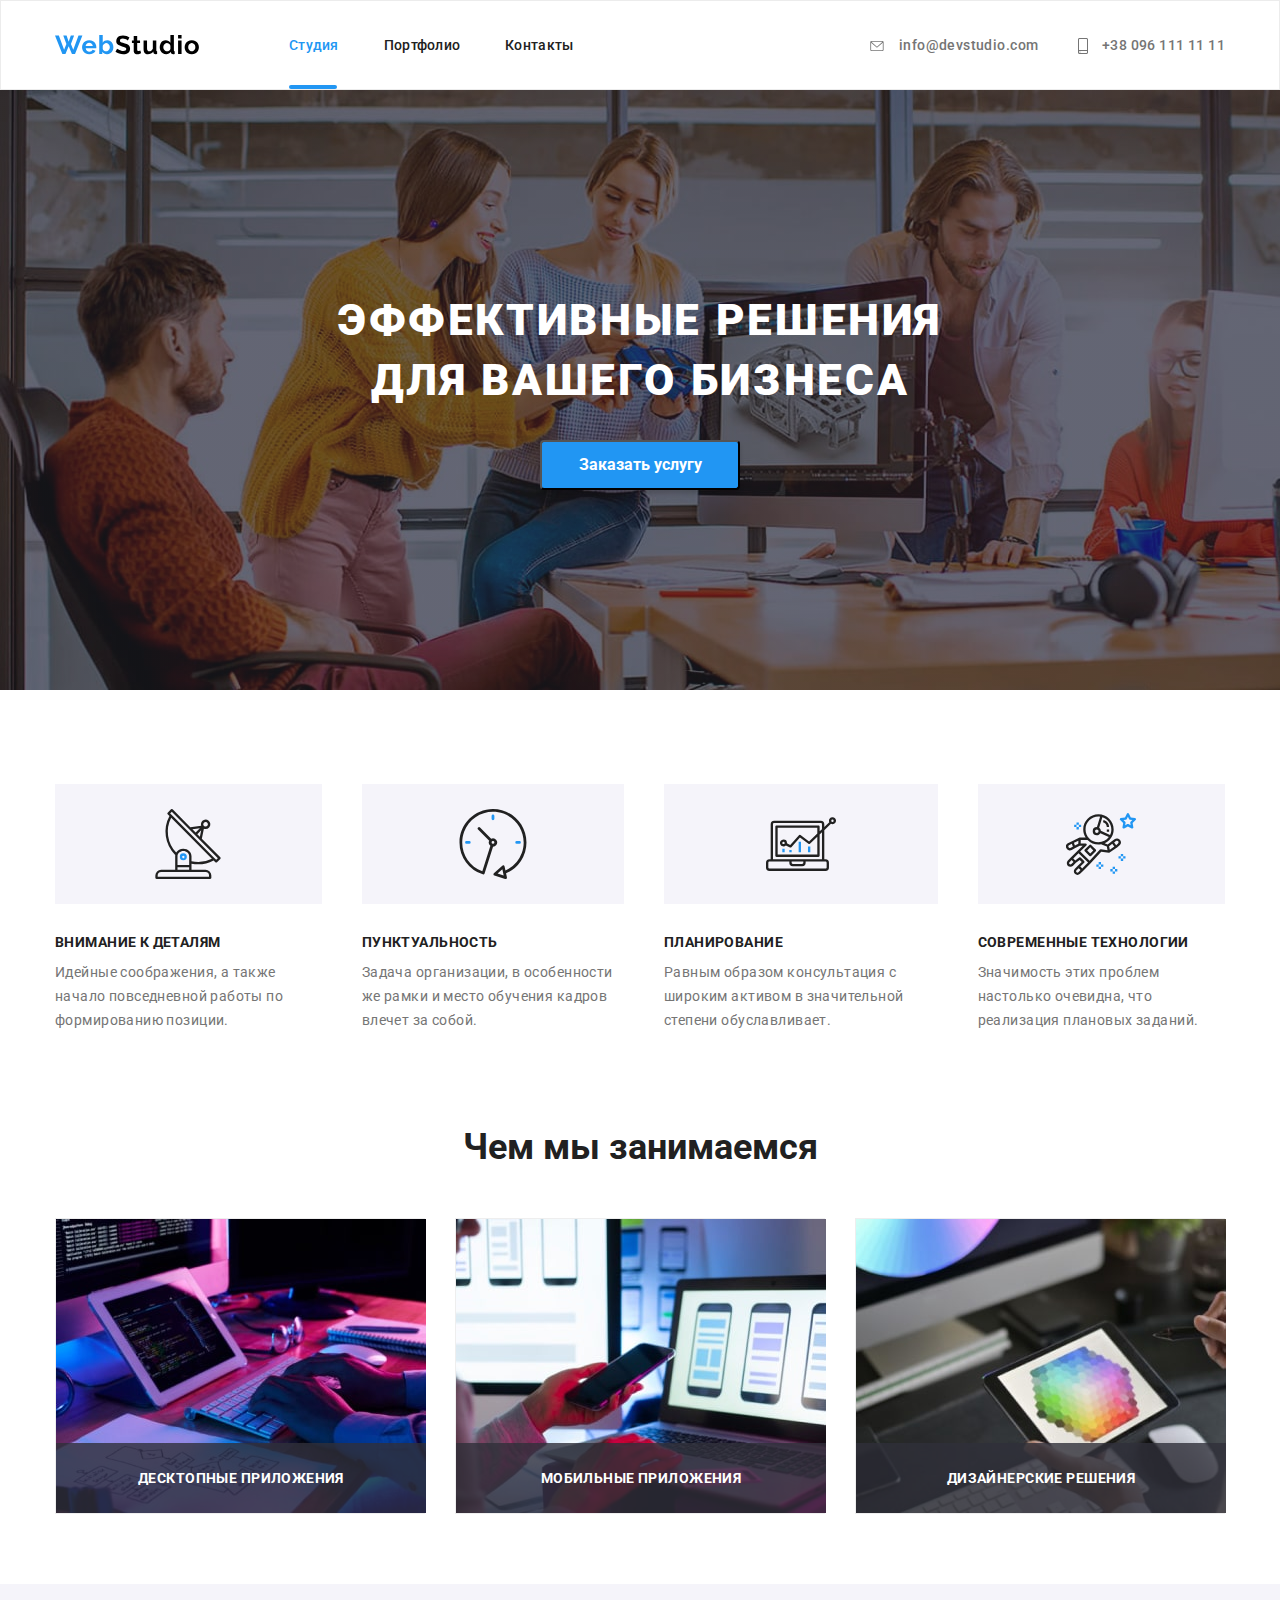
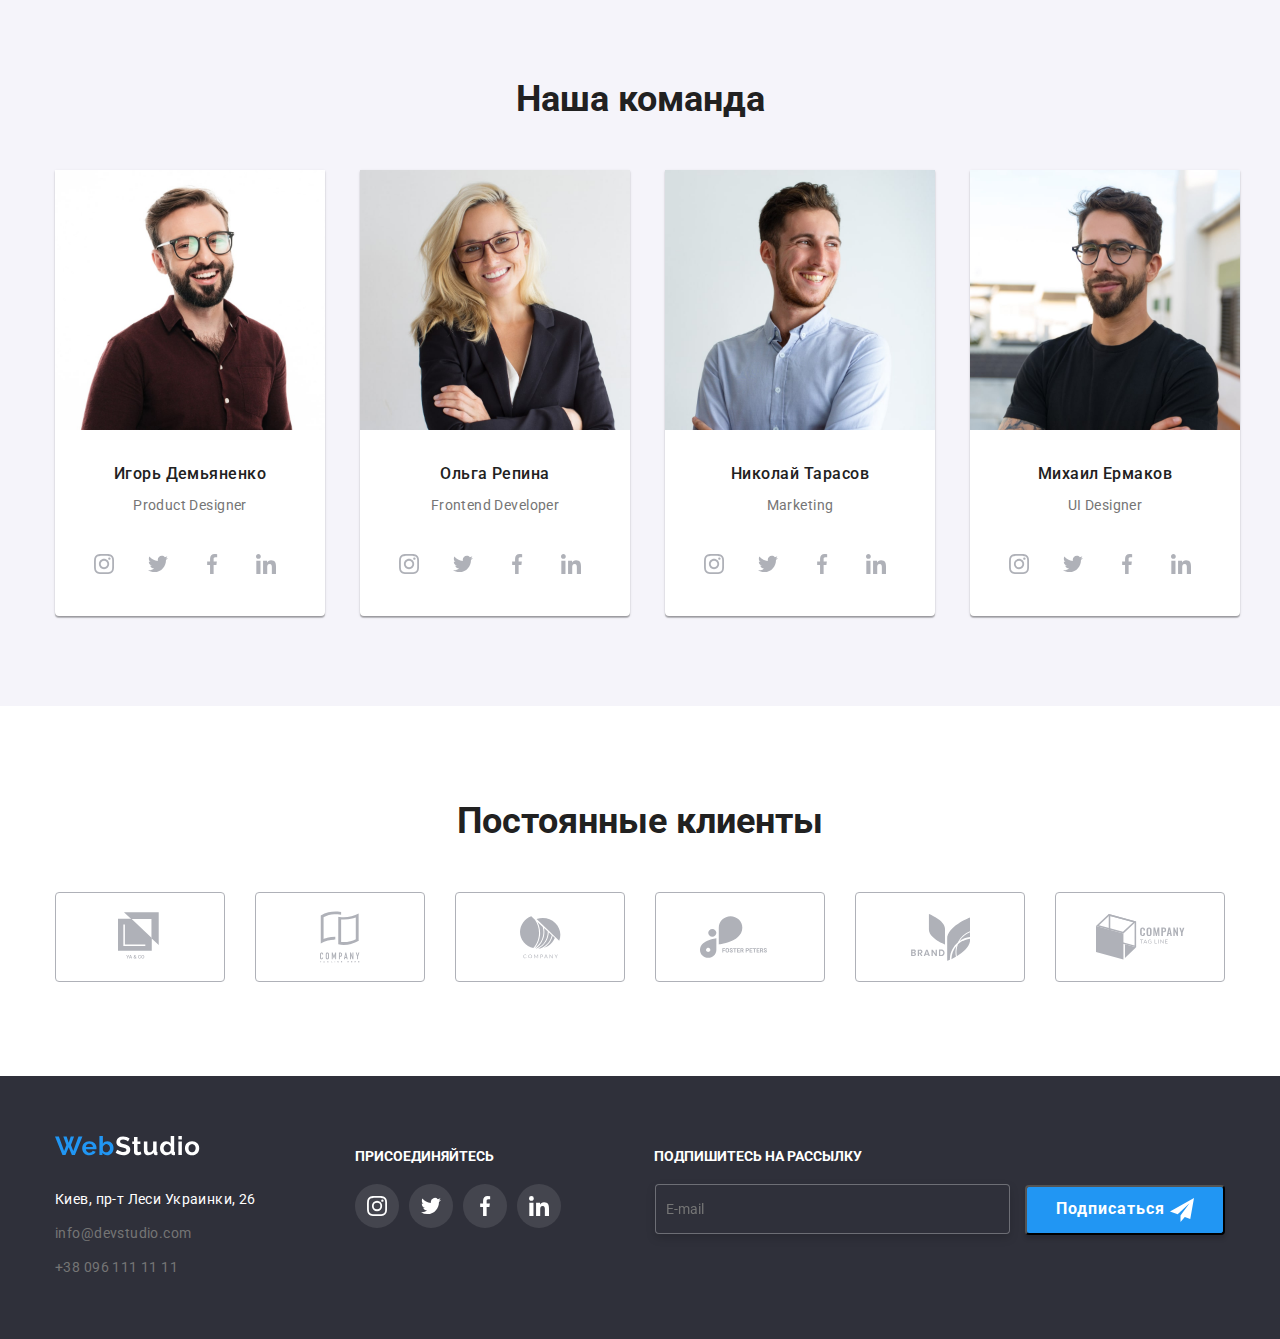
<file: index.html>
<!DOCTYPE html>
<html lang="ru">
<head>
    <meta charset="UTF-8">
    <meta name="viewport" content="width=device-width, initial-scale=1.0">
    <!--Подключение стилей-->
        <link rel="stylesheet" href="./modern-normalize.css">
        <link rel="stylesheet" href="./style.css">

        
        <link rel="preconnect" href="https://fonts.gstatic.com">
        <link href="https://fonts.googleapis.com/css2?family=Roboto:wght@400;500;700;900&display=swap" rel="stylesheet">
        
        <title>WebStudio</title>
    </head>

<body>

    <header class="header">
        <div class="container">
            <nav class="list">
                <a class="header-logo" href="./index.html"><img src="./images/WebStudio.svg" alt="логотип"></a>
                
                <ul class="header-list">
                    <li class="item"><a class="current studio" href="./index.html">Студия</a></li>
                    <li class="item"><a href="./portfolio.html">Портфолио</a></li>
                    <li class="item"><a href="#">Контакты</a></li>
                </ul>
            
                <ul class="header-adres">
                    <!-- <li class="sosial-media-item">
                         <a href=""><svg class="media-icon"> <use href="./svg/symbol-defs.svg#instagram"></use></svg> </a> 
                    </li> -->
                    <li class="item">
                        <a class="email-phone" href="mailoto:info@devstudio.com">
                            <svg class="envelope"> 
                                <use href="./svg/symbol-defs.svg#icon-envelope "></use>
                            </svg>
                            info@devstudio.com</a>
                    </li>
                    <li class="item">
                        <a class="email-phone" href="tel:+380961111111">
                            <svg class="phone-icon">
                                <use href="./svg/symbol-defs.svg#icon-smartphone"></use>
                            </svg>        
                        +38 096 111 11 11</a>
                    </li>
                </ul>


            </nav>
        </div>
        
    </header>

    <main>

        <!--main-->
        <section class="main-banner">
            <div class="container">
                <h1>Эффективные решения <br> для вашего бизнеса</h1>
                <button class="to-order" data-open-modal>Заказать услугу</button>
                    <div class="backdrop is-hidden" data-backdrop>
                    <div class="modal">

                        <button class="close-modal" data-close-modal>
                            <svg class="close-modal-svg" 
                                width="18" height="18">
                                <use href="./svg/symbol-defs.svg#icon-close-modal">
                                </use> </svg>
                        </button>
                        
                        <form class="form-modal" action="" autocomplete="on">
                            <div class="form-modal-title">Оставьте свои данные, мы вам перезвоним</div>
                            
                            <p class="form-field">
                            <label class="form-label" for="name">Имя</label>
                            <input class="form-input" type="text" name="name" id="name" placeholder=" " >
                            <svg class="modal-svg" 
                                width="18" height="18">
                                <use href="./svg/symbol-defs.svg#icon-person-black-18dp-1">
                                </use> </svg>
                            </p>
                            
                            <p class="form-field">
                            <label class="form-label" for="tel">Телефон</label> 
                            <input class="form-input" type="tel" name="tel" id="tel" placeholder=" " >
                            <svg class="modal-svg" 
                            width="18" height="18">
                            <use href="./svg/symbol-defs.svg#icon-phone-black-18dp-1">
                            </use> </svg>
                            </p>
                            
                            <p class="form-field">
                            <label class="form-label" for="email">Почта</label> 
                            <input class="form-input" type="email" name="email" id="email" placeholder=" ">
                            <svg class="modal-svg" 
                                width="18" height="18">
                                <use href="./svg/symbol-defs.svg#icon-email-black-18dp-1">
                                </use> </svg>
                            </p>

                            <p class="form-field">
                            <label class="form-label" for="comment">Комментарий</label> 
                            <textarea class="comment-input" name="comment" id="comment" rows="2" placeholder="Введите текст"></textarea>
                            </p>                           

                            <p class="checkbox-field">
                            <label class="checkbox-label">
                            <input class="checkbox" type="checkbox" name="policy">
                            <span class="checkbox-icon"></span>
                            Соглашаюсь с рассылкой и принимаю <a href="">Условия договора</a> 
                            </label>
                            </p>
                       
                            <button class="button-modal" tipe="submitt">Отправить</button>
                        </form>
                    </div>
                </div>
            </div>           
        </section>

        <!--Особенности-->
        <section class="features">
            <!--<h2>Особенности</h2>-->
            <div class="container">
                <ul class="list">
                    <li class="feature-item antena"><h3 class="features-list">Внимание к деталям</h3><p>Идейные соображения, а также начало повседневной работы по формированию позиции.</p></li>
                    <li class="feature-item clock"><h3 class="features-list">Пунктуальность</h3><p>Задача организации, в особенности же рамки и место обучения кадров влечет за собой.</p></li>
                    <li class="feature-item diagrama"><h3 class="features-list">Планирование</h3><p>Равным образом консультация с широким активом в значительной степени обуславливает.</p></li>
                    <li class="feature-item astronaut"><h3 class="features-list">Современные технологии</h3><p>Значимость этих проблем настолько очевидна, что реализация плановых заданий.</p></li>
                </ul>
            </div>
        </section>

        <!--Чем мы занимаемся-->
        <section>
            <div class="container">
            <h2>Чем мы занимаемся</h2>
            <ul class="list">
                <li class="project-item list">
                    <a class="project-item-link" href="#">
                        <div class="project-thumb">
                            <img src="./images/project1.jpg" alt="проект_1">
                            <div class="product-actions">десктопные приложения</div>
                    </a>            
                </li>

                <li class="project-item list">
                    <a class="project-item-link" href="#">
                        <div class="project-thumb">
                        <img src="./images/project2.jpg" alt="проект_2">
                        <div class="product-actions">мобильные приложения</div>
                    </a>    
                </li>

                <li class="project-item list">
                    <a class="project-item-link" href="#">
                        <div class="project-thumb">
                            <img src="./images/project3.jpg" alt="проект_3">
                        <div class="product-actions">дизайнерские решения</div>
                    </a>
                </li>
            </ul>
            </div>
        </section>

         <!--Наша команда-->
        <section class="our-team">
            
            <div class="container">
                <h2 class="our-team-title">Наша команда</h2>
            
                <ul class="list">
                <li class="team-player-item">
                    <img src="./images/Игорь_Демьяненко.jpg" alt="Игорь_Демьяненко" width="270"> 
                     <h3 class="team-player">Игорь Демьяненко</h3>
                     <p class="profession">Product Designer</p>
                     
                    <ul class="sosial-media-list">
                        <li class="sosial-media-item"> <a href=""><svg class="media-icon"> <use href="./svg/symbol-defs.svg#instagram"></use></svg> </a> </li>
                        <li class="sosial-media-item"> <a href=""><svg class="media-icon"> <use href="./svg/symbol-defs.svg#icon-twitter"></use></svg> </a></li>
                        <li class="sosial-media-item"> <a href=""><svg class="media-icon"> <use href="./svg/symbol-defs.svg#icon-facebook"></use></svg> </a></li>
                        <li class="sosial-media-item"> <a href=""><svg class="media-icon"> <use href="./svg/symbol-defs.svg#icon-linkedin"></use></svg> </a></li>
                    </ul>
                </li>
                
                <li class="team-player-item">
                    <img src="./images/Ольга_Репина.jpg" alt="Ольга_Репина" width="270">
                    <h3 class="team-player">Ольга Репина</h3>
                    <p class="profession">Frontend Developer</p>

                    <ul class="sosial-media-list">
                        <li class="sosial-media-item"> <a href=""><svg class="media-icon"> <use href="./svg/symbol-defs.svg#instagram"></use></svg> </a> </li>
                        <li class="sosial-media-item"> <a href=""><svg class="media-icon"> <use href="./svg/symbol-defs.svg#icon-twitter"></use></svg> </a></li>
                        <li class="sosial-media-item"> <a href=""><svg class="media-icon"> <use href="./svg/symbol-defs.svg#icon-facebook"></use></svg> </a></li>
                        <li class="sosial-media-item"> <a href=""><svg class="media-icon"> <use href="./svg/symbol-defs.svg#icon-linkedin"></use></svg> </a></li>
                    </ul>
                </li>

                <li class="team-player-item">
                    <img src="./images/Николай_Тарасов.jpg" alt="Николай_Тарасов" width="270">
                    <h3 class="team-player">Николай Тарасов</h3>
                    <p class="profession">Marketing</p>

                    <ul class="sosial-media-list">
                        <li class="sosial-media-item"> <a href=""><svg class="media-icon"> <use href="./svg/symbol-defs.svg#instagram"></use></svg> </a> </li>
                        <li class="sosial-media-item"> <a href=""><svg class="media-icon"> <use href="./svg/symbol-defs.svg#icon-twitter"></use></svg> </a></li>
                        <li class="sosial-media-item"> <a href=""><svg class="media-icon"> <use href="./svg/symbol-defs.svg#icon-facebook"></use></svg> </a></li>
                        <li class="sosial-media-item"> <a href=""><svg class="media-icon"> <use href="./svg/symbol-defs.svg#icon-linkedin"></use></svg> </a></li>
                    </ul>
                </li>

                <li class="team-player-item">
                    <img src="./images/Михаил_Ермаков.jpg" alt="Михаил_Ермаков" width="270">
                    <h3 class="team-player">Михаил Ермаков</h3>
                    <p class="profession">UI Designer</p>

                    <ul class="sosial-media-list">
                        <li class="sosial-media-item"> <a href=""><svg class="media-icon"> <use href="./svg/symbol-defs.svg#instagram"></use></svg> </a> </li>
                        <li class="sosial-media-item"> <a href=""><svg class="media-icon"> <use href="./svg/symbol-defs.svg#icon-twitter"></use></svg> </a></li>
                        <li class="sosial-media-item"> <a href=""><svg class="media-icon"> <use href="./svg/symbol-defs.svg#icon-facebook"></use></svg> </a></li>
                        <li class="sosial-media-item"> <a href=""><svg class="media-icon"> <use href="./svg/symbol-defs.svg#icon-linkedin"></use></svg> </a></li>
                    </ul>
                </li>

            </ul>
            </div>
            
        </section>

             <!--Клиенты-->
             <section class="our-clients">
            
                <div class="container">
                    <h2 class="our-clients-title">Постоянные клиенты</h2>

                    <ul class="clients">
                        <li class="clients-item">
                            <a class="clients-link" href="#">
                                <svg class="clients-icon" width="45" height="50"> <use href="./svg/symbol-defs.svg#icon-logo-1" /></svg></a>
                        </li>
                        <li class="clients-item">
                            <a class="clients-link" href="#">
                                <svg class="clients-icon" width="40" height="52"> <use href="./svg/symbol-defs.svg#icon-logo-2" /></svg></a>
                        </li>
                        <li class="clients-item">
                            <a class="clients-link" href="#">
                                <svg class="clients-icon" width="41" height="43"> <use href="./svg/symbol-defs.svg#icon-logo-3" /></svg></a>
                        </li>
                        <li class="clients-item">
                            <a class="clients-link" href="#">
                                <svg class="clients-icon" width="80" height="43"> <use href="./svg/symbol-defs.svg#icon-logo-4" /></svg></a>
                        </li>
                        <li class="clients-item">
                            <a class="clients-link" href="#">
                                <svg class="clients-icon" width="59" height="47"> <use href="./svg/symbol-defs.svg#icon-logo-5" /></svg></a>
                        </li>
                        <li class="clients-item">
                            <a class="clients-link" href="#">
                                <svg class="clients-icon" width="89" height="46"> <use href="./svg/symbol-defs.svg#icon-logo-6" /></svg></a>
                        </li>
                    </ul>
                </div>
                
            </section>    
    </main>
    
    <footer>
        <div class="container">

        <div class="container-footer">

        <div>

         <a class="footer-logo" href="./index.html"><img src="./images/WebStudio_footer.svg" alt="логотип"></a>
         <address >
             <p class="city-adress">Киев, пр-т Леси Украинки, 26</p> 
             <p><a class="email-phone" href="mailoto:info@devstudio.com">info@devstudio.com</a></p>
             <p><a class="email-phone" href="tel:+380961111111">+38 096 111 11 11</a></p>
         </address>

        </div>       
 
        <div class="join">
            <span>Присоединяйтесь</span>
            <ul class="list">
                <li class=""> <a class="media instagram" href=""></a></li>
                <li class=""> <a class="media twiter" href=""></a></li>
                <li class=""> <a class="media facebook" href=""></a></li>
                <li class=""> <a class="media linkedin" href=""></a></li>
            </ul>
        </div>

        <div class="subscribe">
            <span>Подпишитесь на рассылку</span>
                <div class="footer-subscribe">
                
                    <form action="">
                    <label class="" for="email"></label> 
                    <input class="" type="email" name="email" id="email" placeholder="E-mail">
                
                    <button class="subscribe-button" tipe="submitt">Подписаться
                        <svg class="subscribe-button-svg" width="24" height="24"> <use href="./svg/symbol-defs.svg#icon-icon-send"></use> </svg>
                    </button>
                </form>          
                </div>
      
        </div>
 
        </div>

        </div>
 
         
                
     </footer>

     <script>
        const refs = {
          openModalBtn: document.querySelector("[data-open-modal]"),
          closeModalBtn: document.querySelector("[data-close-modal]"),
          backdrop: document.querySelector("[data-backdrop]"),
        };
  
        refs.openModalBtn.addEventListener("click", toggleModal);
        refs.closeModalBtn.addEventListener("click", toggleModal);
  
        refs.backdrop.addEventListener("click", logBackdropClick);
  
        function toggleModal() {
          refs.backdrop.classList.toggle("is-hidden");
        }
  
        function logBackdropClick() {
          console.log("Это клик в бекдроп");
        }
      </script>

</body>
</html>
</file>
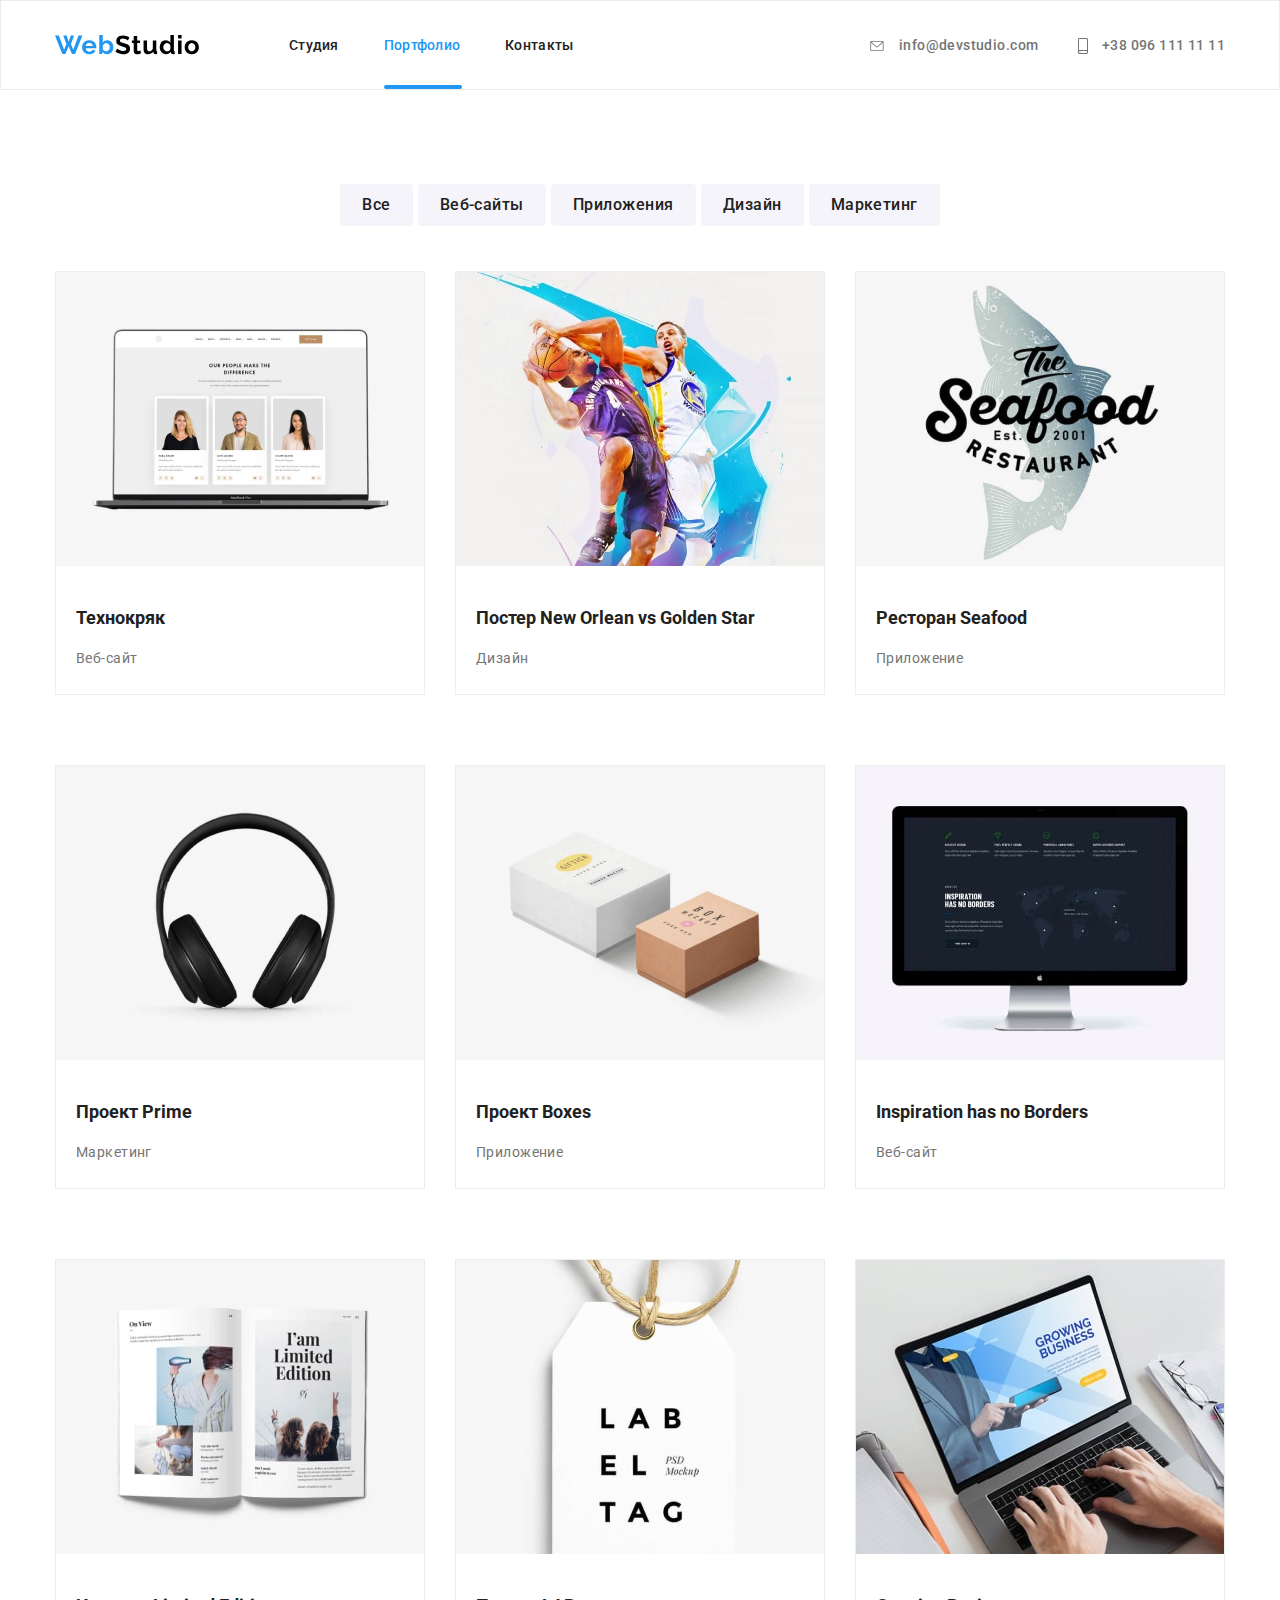
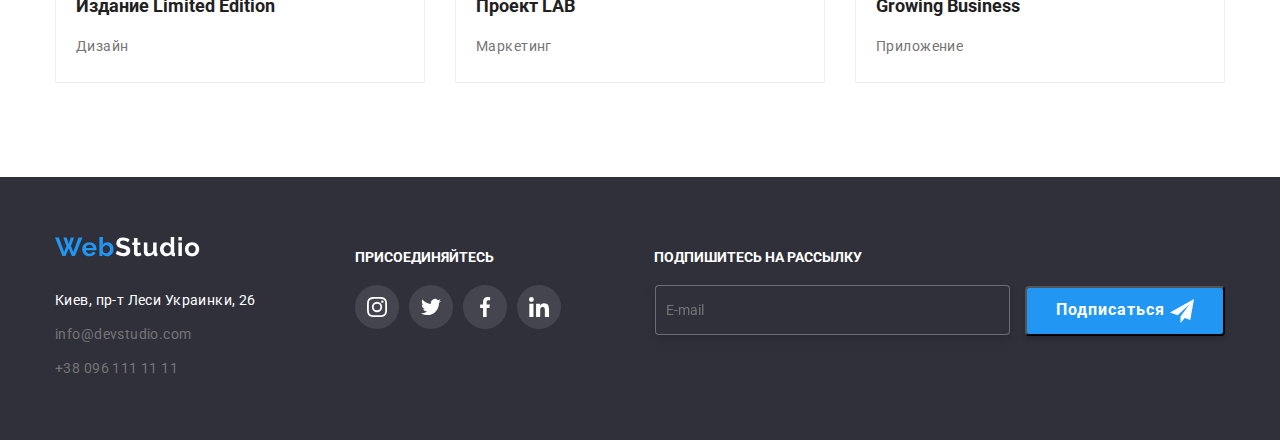
<file: portfolio.html>
<!DOCTYPE html>
<html lang="ru">
    <head>
        <meta charset="UTF-8">
        <meta name="viewport" content="width=device-width, initial-scale=1.0">
        <!--Подключение стилей-->
            <link rel="stylesheet" href="./modern-normalize.css">
            <link rel="stylesheet" href="./style.css">
            
            <link rel="preconnect" href="https://fonts.gstatic.com">
            <link href="https://fonts.googleapis.com/css2?family=Roboto:wght@400;500;700;900&display=swap" rel="stylesheet">
           

            <title>Portfolio</title>
        </head>
    
<body>

    <header class="header">
        <div class="container ">
            <nav class="list">
                <a class="header-logo" href="./index.html"><img src="./images/WebStudio.svg" alt="логотип"></a>
               
                <ul class="header-list">
                    <li class="item"><a href="./index.html">Студия</a></li>
                    <li class="item"><a class="current portfolio" href="./portfolio.html">Портфолио</a></li>
                    <li class="item"><a href="#">Контакты</a></li>
                </ul>

                <ul class="header-adres">
                    <!-- <li class="sosial-media-item">
                         <a href=""><svg class="media-icon"> <use href="./svg/symbol-defs.svg#instagram"></use></svg> </a> 
                    </li> -->
                    <li class="item">
                        <a class="email-phone" href="mailoto:info@devstudio.com">
                            <svg class="envelope"> 
                                <use href="./svg/symbol-defs.svg#icon-envelope "></use>
                            </svg>
                            info@devstudio.com</a>
                    </li>
                    <li class="item">
                        <a class="email-phone" href="tel:+380961111111">
                            <svg class="phone-icon">
                                <use href="./svg/symbol-defs.svg#icon-smartphone"></use>
                            </svg>        
                        +38 096 111 11 11</a>
                    </li>
                </ul>
            </nav>
        </div>
        
    </header>



    <main>
        <section class="section-projects">
            
        <div class="container">

        <!--Фильтры-->
        <nav class="filter">

            <ul class="list">
                <li class="item"><button class="button">Все</button></li>
                <li class="item"><button class="button">Веб-сайты</button></li>
                <li class="item"><button class="button">Приложения</button></li>
                <li class="item"><button class="button">Дизайн</button></li>
                <li class="item"><button class="button">Маркетинг</button></li>
            </ul>
        </nav>

        <!--<h2>Портфолио</h2>-->
        <ul class="projects">

            <li class="project-item">
            <a href=""> 
                <div class="project-item-photo">
                <img src="./images/Технокряк.jpg" alt="Технокряк" width="370"> 
                   <div class="overlay">
                        <div class="project-item-description">Технокряк это современная площадка распространения коронавируса. Компании используют эту платформу для цифрового шпионажа и атак на защищённые сервера конкурентов.</div>
                   </div>
                </div>
                
                <div class="description"> 
                    <h3 class="project-name">Технокряк</h3>
                    <p class="project-tipe">Веб-сайт</p> 
                </div>
            </a>
            </li>
            
            <li class="project-item">
               <a href="">
                <div class="project-item-photo">
                    <img src="./images/Постер_New_Orlean_vs_Golden_Star.jpg" alt="Постер_New_Orlean_vs_Golden_Star" width="370">
                    <div class="overlay">
                        <div class="project-item-description">Технокряк это современная площадка распространения коронавируса. Компании используют эту платформу для цифрового шпионажа и атак на защищённые сервера конкурентов.</div>
                   </div>
                </div>
                    <div class="description">
                        <h3 class="project-name">Постер New Orlean vs Golden Star</h3>
                        <p class="project-tipe">Дизайн</p>
                    </div>
               </a>
            </li>
            
            <li class="project-item">
               <a href="">
                <div class="project-item-photo">
                    <img src="./images/Ресторан_Seafood.jpg" alt="Ресторан_Seafood" width="370">
                    <div class="overlay">
                        <div class="project-item-description">Технокряк это современная площадка распространения коронавируса. Компании используют эту платформу для цифрового шпионажа и атак на защищённые сервера конкурентов.</div>
                   </div>
                </div>
                    <div class="description">
                        <h3 class="project-name">Ресторан Seafood</h3>
                         <p class="project-tipe">Приложение</p>
                    </div>
               </a>
            </li>

            <li class="project-item">
                <a href="">
                    <div class="project-item-photo">
                        <img src="./images/Проект_Prime.jpg" alt="Проект_Prime" width="370">
                        <div class="overlay">
                            <div class="project-item-description">Технокряк это современная площадка распространения коронавируса. Компании используют эту платформу для цифрового шпионажа и атак на защищённые сервера конкурентов.</div>
                       </div>
                    </div>
                        <div class="description">
                            <h3 class="project-name">Проект Prime</h3>
                            <p class="project-tipe"> Маркетинг</p>
                        </div>
                </a>
            </li>
            
            <li class="project-item">
                <a href="">
                    <div class="project-item-photo">
                        <img src="./images/Проект_Boxes.jpg" alt="Проект_Boxes" width="370">
                        <div class="overlay">
                            <div class="project-item-description">Технокряк это современная площадка распространения коронавируса. Компании используют эту платформу для цифрового шпионажа и атак на защищённые сервера конкурентов.</div>
                       </div>
                    </div>
                        <div class="description">
                            <h3 class="project-name">Проект Boxes</h3>
                        <p class="project-tipe">Приложение</p>
                        </div>
                </a>
            </li>

            <li class="project-item">
                <a href="">
                    <div class="project-item-photo">
                        <img src="./images/Inspiration_has_no_Borders.jpg" alt="Inspiration_has_no_Borders" width="370">
                        <div class="overlay">
                            <div class="project-item-description">Технокряк это современная площадка распространения коронавируса. Компании используют эту платформу для цифрового шпионажа и атак на защищённые сервера конкурентов.</div>
                       </div>
                    </div>
                        <div class="description">
                            <h3 class="project-name">Inspiration has no Borders</h3>
                            <p class="project-tipe">Веб-сайт</p> 
                        </div>  
                </a>              
            </li>

            <li class="project-item">
                <a href="">
                    <div class="project-item-photo">
                        <img src="./images/Издание_Limited_Edition.jpg" alt="Издание_Limited_Edition" width="370">
                        <div class="overlay">
                            <div class="project-item-description">Технокряк это современная площадка распространения коронавируса. Компании используют эту платформу для цифрового шпионажа и атак на защищённые сервера конкурентов.</div>
                       </div>
                    </div>
                        <div class="description">
                            <h3 class="project-name">Издание Limited Edition</h3> 
                             <p class="project-tipe">Дизайн</p>
                        </div>
                </a>
            </li>

            <li class="project-item">
               <a href="">
                <div class="project-item-photo">
                    <img src="./images/Проект_LAB.jpg" alt="Проект_LAB" width="370">
                    <div class="overlay">
                        <div class="project-item-description">Технокряк это современная площадка распространения коронавируса. Компании используют эту платформу для цифрового шпионажа и атак на защищённые сервера конкурентов.</div>
                   </div>
                </div>
                    <div class="description">
                        <h3 class="project-name">Проект LAB</h3>
                     <p class="project-tipe">Маркетинг</p>
                    </div>  
               </a>              
            </li>

            <li class="project-item">
                <a href="">
                    <div class="project-item-photo">
                        <img src="./images/Growing_Business.jpg" alt="Growing_Business" width="370">
                        <div class="overlay">
                            <div class="project-item-description">Технокряк это современная площадка распространения коронавируса. Компании используют эту платформу для цифрового шпионажа и атак на защищённые сервера конкурентов.</div>
                       </div>
                    </div>
                        <div class="description">
                            <h3 class="project-name">Growing Business</h3>
                            <p class="project-tipe">Приложение</p>
                        </div>  
                </a>              
            </li>
            
        </ul>
        </div>       

        </section>

    </main>

    <footer>
        <div class="container">

        <div class="container-footer">

        <div>

         <a class="footer-logo" href="./index.html"><img src="./images/WebStudio_footer.svg" alt="логотип"></a>
         <address >
             <p class="city-adress">Киев, пр-т Леси Украинки, 26</p> 
             <p><a class="email-phone" href="mailoto:info@devstudio.com">info@devstudio.com</a></p>
             <p><a class="email-phone" href="tel:+380961111111">+38 096 111 11 11</a></p>
         </address>

        </div>       
 
        <div class="join">
            <span>Присоединяйтесь</span>
            <ul class="list">
                <li class=""> <a class="media instagram" href=""></a></li>
                <li class=""> <a class="media twiter" href=""></a></li>
                <li class=""> <a class="media facebook" href=""></a></li>
                <li class=""> <a class="media linkedin" href=""></a></li>
            </ul>
        </div>

        <div class="subscribe">
            <span>Подпишитесь на рассылку</span>
                <div class="footer-subscribe">
                
                    <form action="">
                    <label class="" for="email"></label> 
                    <input class="" type="email" name="email" id="email" placeholder="E-mail">
                
                    <button class="subscribe-button" tipe="submitt">Подписаться
                        <svg class="subscribe-button-svg" width="24" height="24"> <use href="./svg/symbol-defs.svg#icon-icon-send"></use> </svg>
                    </button>
                </form>          
                </div>
      
        </div>
 
        </div>

        </div>
 
         
                
     </footer>

</body>
</file>
<file: style.css>
/* ЛОКАЛЬНОЕ ПОДКЛЮЧЕНИЕ ШРИФТОВ */
/* @import '../fonts/Dancing_Script/DancingScript-VariableFont_wght.ttf' */


/* СЕЛЕКТОР ИДЕНТИФИКАТОРА */
/* #header {
  background: wheat;
  color: black;
} */
/* СЕЛЕКТОР ПОТОМКА */
/* .main-nav img {
  border: 10px solid green;
  width: 200px;
} */

/* СЕЛЕКТОР РЕБЕНКА */
/* .main-nav > a {
  border: 2px solid rgb(1, 8, 1);
} */

/* СЕЛЕКТОР АТРИБУТА */

/* a[href="./index.html"]{
  color: rgb(59, 177, 59);
} */

/*ПАЛИТРА 

header 
text color: #212121;
text наведение курсора color: #2196F3;
text имейл-телефон color: #757575;

h1 text color: #FFFFFF;
h2 text color: #212121;
h3 text color: #212121; 
p text color: #757575; или text color: #212121;
акцент на ссылке #2196F3
кнопки фильтра background: #F5F4FA;

footer
text color фактический адрес color: #FFFFFF;
text color имейл-телефон color: rgba(255, 255, 255, 0.6);

*/

*,
*::before,
*::after {
  box-sizing: border-box;
}

html {
    box-sizing: border-box;
  }

:root {
    --accent-link-color: #2196F3;
    --h2-color: #212121; 
    --main-text-color: #757575;
    --button-background: #F5F4FA;
    --icon-colour: #AFB1B8;
    --white-background: #FFFFFF;
    --text-style: Roboto;
}

.container {
    margin-left: auto;
    margin-right: auto;
    width: 1200px;
    padding-left: 15px;
    padding-right: 15px;
}

header {
    background-color: var(--white-background);
    border: 1px; 
    border: 1px solid #ECECEC;
    position: relative;
}

.header {
    align-items: center;
}

.header-logo { 
    height: 31px;
    width: 145px;
    padding-top: 25px;
    padding-bottom: 25px;
    display: contents;

}

header a {
    color: #212121;
    font-weight: 500;
    font-size: 14px;
    line-height: 16px;
    letter-spacing: 0.02em;
    text-decoration: none;  

    transition-property: color;
    transition-duration: 250ms;
    transition-timing-function: cubic-bezier(0.4, 0, 0.2, 1);
}

.list {
    display: flex;
    text-align: center;
    padding: 0px;
    margin: 0px;
    align-items: center;
    }


.header-list {
        display: flex;
    padding-top: 32px;
    padding-bottom: 32px;
    padding-left: 90px;
    margin: 0px; 
}

.header-list .item{
    margin-right: 45px;
}

.header-list .item:last-child {
    margin: 0px;
}

.header-adres {
    display: flex;
    position: right;
    font-weight: 500;
    padding-top: 32px;
    padding-bottom: 32px;
    margin: 0px;
    margin-left: auto;
}

.header-adres .email-phone {
    font-weight: 500;
}

.header-adres .item + .item {
    margin-left: 40px;
}

.current {
    color: var(--accent-link-color);
}

.current::after {
    
    content: "";
    /* background-color: var(--accent-link-color); */
    bottom: 0;
    position: absolute;
    background-repeat: no-repeat;
    display: block;
    height: 4px;
    width: 100%;
}

.studio::after {
    background-image: url(./svg/hover-studio.svg);
}

.portfolio::after {
    background-image: url(./svg/hover-portfolio.svg);
}

.envelope {
    width: 16px;
    height: 10px;
    margin-right: 10px;
    vertical-align: middle;
    fill: currentColor;

    transition-property: fill;
    transition-duration: 250ms;
    transition-timing-function: cubic-bezier(0.4, 0, 0.2, 1);
}

.phone-icon {
    width: 10px;
    height: 16px;
    margin-right: 10px;
    vertical-align: middle;
    fill: currentColor;

    transition-property: fill;
    transition-duration: 250ms;
    transition-timing-function: cubic-bezier(0.4, 0, 0.2, 1);
}

/* .envelope::before{
    background-image: url(./svg/envelope.svg);
    margin-right: 10px;
    content: "";
    background-repeat: no-repeat;
    display: inline-block;
    height: 12px;
    width: 16px;
}

/* .phone-icon::before {
    background-image: url(./svg/smartphone\ 1.svg);
    margin-right: 10px;
    content: "";
    background-repeat: no-repeat;
    align-items: center;
    display: inline-block;
    height: 16px;
    width: 10px;
} */

/* .header a:hover, 
.header a:focus {
    color: var(--accent-link-color);
    width: 135px;
    height: 16px;
    left: 1078px;
    top: 32px;
} */


.header a:hover, .header a:hover svg,
.header a:focus, .header a:focus svg {
    color: var(--accent-link-color);
    fill: var(--accent-link-color);
}

body {
    margin: 0;
    background: var(--white-background);
    font-family: var(--text-style);
    font-style: normal;
    color: var(--main-text-color);
}

ul {
    list-style: none;
}

.main-banner {
    background-size: cover;
    background-repeat: no-repeat;
    background-image: 
    linear-gradient(
    to right,
    rgba(47, 48, 58, 0.4),
    rgba(47, 48, 58, 0.4)
    ),
    url(./images/main_banner.jpg);
    text-align: center;
    height: 600px;
    text-align: center;
    padding-top: 200px;
    padding-bottom: 200px;
    margin: 0%;
}

.to-order {
    
    display: inline-block; 
    background: var(--accent-link-color);
    padding: 0; 
    box-shadow: 0px 4px 4px rgba(0, 0, 0, 0.15);
    border-radius: 4px;
    color: var(--white-background);
    text-align: center;
    font-style: normal;
    font-weight: bold;
    font-size: 16px;
    height: 50px;
    min-width: 200px;
    margin-top: 30px;
}

.to-order:hover,
.to-order:focus {
    cursor: pointer;
}

/* ---- modal ------ */

.backdrop {

   transition-property: opacity;
   transition-duration: 250ms;
   transition-timing-function: cubic-bezier(0.4, 0, 0.2, 1);

    position: fixed;
    top: 0;
    left: 0;
    z-index: 5;
    background-color: rgba(0, 0, 0, 0.2);
    width: 100%;
    height: 100%;
    opacity: 1;

}

.backdrop.is-hidden {
    opacity: 0;
    pointer-events: none;
}

.backdrop.is-hidden .modal {
    transform: translate(-50%, -50%) scale(0.7);
}

.modal {
    position: absolute;
    left: 50%;
    top: 50%;
    transform: translate(-50%, -50%) scale(1);
  
    transition: transform 250ms cubic-bezier(0.4, 0, 0.2, 1);
    
    display: inline-block;
    width: 530px;
    height: 590px;
    background-color: white;
    border-radius: 5px;
}

.close-modal {
    position: absolute;
    right: 8px;
    top: 8px;

    border: 1px solid rgba(0, 0, 0, 0.1);
    box-sizing: border-box;     
   
    border-radius: 50%;
    background-color: white;
    background-repeat: no-repeat;
    background-position: center;
    width: 30px;
    height: 30px;
}

.close-modal:hover {
   cursor: pointer;  
   fill: var(--accent-link-color);
}

.close-modal-svg {
    transition-property: fill;
    transition-duration: 250ms;
    transition-timing-function: cubic-bezier(0.4, 0, 0.2, 1);

    position: absolute;
    top: 6px;
    right: 5px;
}

/* 
---- modal form ------ */

.form-modal {
    
    outline: 1px;
    margin-left: auto;
    margin-right: auto;
    padding-right: 40px;
    padding-left: 40px;
    padding-top: 40px;
    padding-bottom: 40px;
    
    font-weight: normal;
    font-size: 12px;
    line-height: 14px;
    letter-spacing: 0.01em;
    color: #757575;
} 

.form-input:focus ~ .modal-svg {
    fill: var(--accent-link-color);
}

.form-label + .form-input:focus {
    border-color: var(--accent-link-color);  
    background-color: ; 
    cursor: pointer; 
}

/* .form-label + .form-input:not(placeholder-shown)  {
    border-color: var(--accent-link-color);    
} */

.form-modal-title {
    margin-bottom: 12px;

    font-weight: bold;
    font-size: 20px;
    line-height: 23px;
    text-align: center;
    letter-spacing: 0.03em;
    color: #212121;
}

.form-field {
    position: relative;
    outline: 1px;
    margin-bottom: 10px;
    display: flex;
    flex-direction: column;
}

.form-field label {
     margin-bottom: 4px;
     font-weight: normal;
    font-size: 12px;
    line-height: 14px;
    letter-spacing: 0.01em;
    color: #757575;
}

.form-input {
    transition-property: border-color;
    transition-duration: 250ms;
    transition-timing-function: cubic-bezier(0.4, 0, 0.2, 1);

    outline: none;
    position: relative;
    margin: 0;
    padding: 0;
    border: 1px solid rgba(33, 33, 33, 0.2);
    border-radius: 4px;
    height: 40px;
}

.comment-input {
    margin: 0;
    padding: 0;
    border: 1px solid rgba(33, 33, 33, 0.2);
    border-radius: 4px;
}

.form-field input {
    padding-left: 40px;
}

.form-field textarea {
    padding-left: 16px;
    padding-right: 16px;
    padding-top: 12px;
    padding-bottom: 12px;
    font-size: 16px;
    height: 120px;
}

.form-field textarea::placeholder {
    font-size: 12px;
    color: rgba(117, 117, 117, 0.5);
    font-weight: normal;
}

.checkbox-field {
    margin-top: 20px;
    margin-bottom: 30px;
    position: relative;
    outline: 1px;
}

.checkbox-icon {
    display: inline-block;
    margin-right: 5px;
    width: 16px;
    height: 15px;
    border: 2px solid black;
    border-radius: 2px;
}

.checkbox-label {
    display: flex;
    align-items: center;
}

.checkbox:checked + .checkbox-icon {
    background-color: var(--accent-link-color);
    border-color: var(--accent-link-color);
    background-image: url(./svg/icon\ check\ no\ color.svg);
    background-size: contain;
    background-origin: border-box;
}

.checkbox {
    appearance: none;
    outline: none;
}

.checkbox-label a {
    margin-left: 2px;
    text-decoration: none;
    text-decoration: underline;
    color: var(--accent-link-color);
}


.button-modal {
    display: inline-block; 
    background: var(--accent-link-color);
    padding: 0; 
   
    box-shadow: 0px 4px 4px rgba(0, 0, 0, 0.15);
    border-radius: 4px;
    font-weight: bold;
    font-size: 16px;
    align-items: center;
    text-align: center;
    letter-spacing: 0.06em;

    color: #FFFFFF; 
    height: 50px;
    min-width: 200px;
}

.button-modal:hover {
    cursor: pointer;
}

.modal-svg {
    transition-property: fill;
    transition-duration: 250ms;
    transition-timing-function: cubic-bezier(0.4, 0, 0.2, 1);

    position: absolute;
    top: 30px;
    margin-left: 10px;
    fill: #212121;
    vertical-align: middle;
}





h1 {
    font-weight: 900;
    font-size: 44px;
    text-transform: uppercase;
    line-height: 60px;
    color: #FFFFFF;
    text-align: center;
    margin: 0%;
    letter-spacing: 0.06em;
}

h2 {
    color: var(--h2-color);
    text-align: center;
    font-weight: bold;
    font-size: 36px;
    line-height: 42px;
    padding-bottom: 50px;
    margin: 0%;
}

h3 {
    color: var(--h2-color);
    margin: 0%;
    padding-bottom: 10px;
}

p {
    text-align: left;
    font-weight: normal;
    font-size: 14px;
    line-height: 24px;
    letter-spacing: 0.03em;
    color: var(--main-text-color);
    margin: 0px;

}

.profession {
    text-align: center;
    padding-bottom: 25px;
}

.features {
    padding-top: 94px;
    padding-bottom: 94px;
}

.features-list {    
    font-weight: bold;
    font-size: 14px;
    line-height: 16px;
    letter-spacing: 0.03em;
    text-transform: uppercase;
    color: var(--h2-color);
    text-align: left;
    padding-bottom: 10px;
}

.feature-item::before {
    display: block;
    content: "";
    height: 120px;

    background-repeat: no-repeat;
    background-position: center;
    background-color: #F5F4FA;
    margin-bottom: 30px;
}

.antena::before {
    content: "";
    background-image: url(./svg/antenna\ 1.svg);
}

.clock::before {
    content: "";
    background-image: url(./svg/clock\ 1.svg);
}

.diagrama::before {
    content: "";
    background-image: url(./svg/diagram\ 1.svg);
}

.astronaut::before {
    content: "";
    background-image: url(./svg/astronaut\ 1.svg);
}

.list .feature-item + .feature-item{
    margin-left: 40px;
}

.project-item-link {
    text-decoration: none; 
    margin: 0px;
    padding: 0px;
    display: flex;
}

.project-thumb {
    position: relative;
}

.product-actions {
    position: absolute;
    width: 100%;
    bottom: 19px;
    left: 50%;
    transform: translate(-50%, -50%);
    color: var(--white-background);
    font-weight: bold;
    font-size: 14px;
    line-height: 16px;
    letter-spacing: 0.03em;
    text-align: center;
    text-transform: uppercase;
  }

  .project-thumb::before {
    display: inline-block;
    content: "";
    position: absolute;
    bottom: 0;
    left: 0;
    width: 100%;
    height: 70px;
    background: rgba(47, 48, 58, 0.8);
    opacity: 1; 
  }

.our-team {
    background: #F5F4FA;
    font-weight: normal;
    font-size: 16px;
    line-height: 19px;
    text-align: center;
    padding-top: 94px;
    padding-bottom: 90px;
}

.our-team-title {
 
    margin-bottom: 50px;
    padding-bottom: 0px;
}

.team-player {
    letter-spacing: 0.03em;
    font-weight: 500;
    font-size: 16px;
    line-height: 19px;
    text-align: center;
    padding-top: 30px;
}

.team-player-item {
    background-color: var(--white-background);
    border-color: var(--h2-color);
    width: 270px;
    border-radius: 0px 0px 4px 4px;
    box-shadow: 0px 1px 3px rgba(0, 0, 0, 0.12), 0px 1px 1px rgba(0, 0, 0, 0.14), 0px 2px 1px rgba(0, 0, 0, 0.2);
  }

.list .team-player-item + .team-player-item {
    margin-left: 35px;
}

.team-player-photo {
    padding: 0px;
}

.sosial-media-list {
    display: flex;
    padding-left: 32px;
    margin: 0px;
    margin-bottom: 30px;
    padding: 0px;
  justify-content: center;
}

.sosial-media-item a {
    display: flex;
    height: 44px;
    width: 44px;
    align-items: center;
    border-radius: 50%;
    margin-right: 10px;
    fill: var(--icon-colour);
 
  transition-property: background-color;
  transition-duration: 250ms;
  transition-timing-function: cubic-bezier(0.4, 0, 0.2, 1);
}

.sosial-media-list a:hover,
.sosial-media-list a:focus {
  background-color: var(--accent-link-color);
  fill: white;
}

.media-icon {
    width: 20px;
    height: 20px;
    margin-left: auto;
    margin-right: auto;

    transition-property: fill;
    transition-duration: 250ms;
    transition-timing-function: cubic-bezier(0.4, 0, 0.2, 1);
}

.our-clients {
    padding-top: 94px;
}
.clients {
    display: flex;
    padding: 0px;
    padding-bottom: 94px;
    margin: 0px;
  }

 .clients-item a {
    display: flex;
    align-items: center;
    justify-content: center;
    width: 170px;
    height: 90px;
    border: 1px solid;
    border-color: #AFB1B8;
    border-radius: 4px;

    transition-property: border-color;
    transition-duration: 250ms;
    transition-timing-function: cubic-bezier(0.4, 0, 0.2, 1);
 }

.clients-item {
    margin-right: 30px;
 }

.clients-item:last-child {
    margin-right: 0;
}

.clients-item a:hover, .clients-item a:hover svg,
.clients-item a:focus, .clients-item a:focus svg {
    border-color: var(--accent-link-color);
    fill: var(--accent-link-color);
}

/* .clients-item a:hover,
.clients-item a:focus {
    border-color: var(--accent-link-color);
    fill: var(--accent-link-color);
} */
  
/* .clients-link:hover,
.clients-link:focus {
    border-color: var(--accent-link-color);
    fill: var(--accent-link-color);
} */

.clients-icon {
    fill: var(--icon-colour);

    transition-property: fill;
    transition-duration: 250ms;
    transition-timing-function: cubic-bezier(0.4, 0, 0.2, 1);
}

/* .clients-icon:hover,
.clients-icon:focus {
    fill: var(--accent-link-color);
} */

.section-projects {
    background-color: var(--white-background);
    padding-bottom: 94px;
    padding-top: 94px;
}

.filter {
    background-color: var(--white-background);
    display: block;
    margin: 0px;  
}

.filter .item {
    display: flex;
}

.filter .list {
    justify-content: center;
}

.filter .item + .item {
    margin-left: 5px;
}

/* через баттон*/

.button {
    background-color: var(--button-background);
    color: var(--h2-color);
    font-weight: 500;
    font-size: 16px;
    line-height: 26px;
    text-align: center;
    letter-spacing: 0.03em;
    text-decoration: none;
    border: 0px;
    border-radius: 4px;
    padding-left: 22px;
    padding-right: 22px;
    padding-bottom: 8px;
    padding-top: 8px;
    cursor: pointer;

    transition-property: background-color, color;
    transition-duration: 250ms;
    transition-timing-function: cubic-bezier(0.4, 0, 0.2, 1);
    }

.button:focus,
.button:hover {
    color: var(--white-background);
    background: var(--accent-link-color);
    font-style: normal;
    text-align: center;
}
/* 
 -------- projects ---------- */

.projects {
    font-weight: normal;
    font-size: 16px;
    line-height: 30px;
    text-align: center;
    color: var(--main-text-color);
    display: flex;
    flex-wrap: wrap;
    padding-bottom: 0px;
    padding-left: 0px;
    padding-top: 45px;
    margin: 0px;
}

.projects a {
    text-decoration: none;
}

.project-item {
    width: 370px;
    margin-right: 30px;
    background: #FFFFFF;
    border: 1px solid #EEEEEE;
    margin-bottom: 70px;
}

.project-item:last-child {
    margin-right: 0px;
}

.project-item:hover,
.project-item:focus {
    cursor: pointer;
    box-shadow: 0px 1px 3px rgba(0, 0, 0, 0.12), 0px 1px 1px rgba(0, 0, 0, 0.14), 0px 2px 1px rgba(0, 0, 0, 0.2);
}

.project-name {
    font-weight: bold;
    font-size: 18px;
    line-height: 36px;
    color: var(--h2-color); 
    text-align: left;
/*  margin: 0px;
    padding-top: 20px;
    padding-bottom: 10px;
    padding-left: 24px;
    */
    padding: 0px;
}

.project-tipe {
    margin-top: 10px;
   /* line-height: 30px;
    padding-left: 24px;
    padding-bottom: 20px;*/
}

.description {
    padding: 24px 20px 24px 20px;
}

.projects :nth-child(3n) {
    margin-right: 0px;
}

.projects :nth-last-child(-n+3) {
    margin-bottom: 0px;
}

.project-item-photo {
    position: relative;
    margin: 0px;
    padding: 0px;
    overflow: hidden;
}

.project-item-photo::before {
  display: inline-block;
  content: "";
  position: absolute;
  top: 0;
  left: 0;
  width: 100%;
  height: 100%;
  background-color:  rgba(33, 150, 243, 0.9);
  opacity: 0;
  transform: translateY(100%);
  transition-duration: 250ms;
  transition-timing-function: cubic-bezier(0.4, 0, 0.2, 1);
}

.project-item:hover .project-item-photo::before,
.project-item:focus .project-item-photo::before {
    transform: translateY(0);
}

.project-item-photo:hover::before,
.project-item-photo:focus::before {
  opacity: 1;
  content: "";
}

.overlay {
    position: absolute;
    top: 0;
    left: 0;
    width: 100%;
    height: 100%;
    opacity: 1;
    transform: translateY(100%);
    transition-duration: 250ms;
    transition-timing-function: cubic-bezier(0.4, 0, 0.2, 1);
  }

.project-item:hover .overlay,
.project-item:focus .overlay {
    transform: translateY(0);
}

.project-item-description {
  position: absolute;
  top: 50%;
  left: 50%;
  transform: translate(-50%, -50%);
  display: flex;
  align-items: center;
  opacity: 0;
  width: 100%;
  height: 100%;
  font-weight: normal;
  font-size: 18px;
  line-height: 28px;
  letter-spacing: 0.03em;
  color: var(--white-background);
}

.project-item:hover, .project-item:focus,
.project-item-description:hover {
    opacity: 1;  
}


/*  -------------footer --------- */

footer {
    background-color: #2F303A; 
    color: var(--white-background);
    border: 1px;
}

.footer {
    width: 1200px;
}

.container-footer {
    display: flex;
    flex-direction: row;
    
}

footer a {
       text-decoration: none;  
}

.footer-logo { 
    height: 31px;
    width: 145px;
    margin-top: 60px;
    padding-bottom: 20px;
    display: inline-block;
    text-align: center;
    margin-bottom: 20px;
}

.email-phone {
    color: #757575;
    font-size: 14px;
    font-style: normal;
    font-weight: normal;
    line-height: 24px;
    letter-spacing: 0.03em;
    margin-top: 10px;
    display: ;
}

address p:last-child {
 margin-top: 10px;
}

.city-adress {
   
    color: var(--white-background);
    padding-bottom: 10px;
}

address {
font-style: normal;
padding-bottom: 60px;
display: inline-block;
min-width: 230px;
}   

.join {
    display: inline-block;
    text-align: left;
    flex-wrap: wrap;
    text-transform: uppercase;
    font-size: 14px;
    font-weight: bold;
    line-height: 16px;
    padding-top: 72px;
    margin-left: 70px;
    width: 206px;
}

.media {
    display: inline-block;
    height: 44px;
    width: 44px;
    margin-right: 10px;
    margin-top: 20px;
    background-color:rgba(255, 255, 255, 0.1);
    background-repeat: no-repeat;
    background-position: center;
    background-size: 20px;
    border-radius: 50%; 
}
.media:hover,
.media:focus {
    background-color: var(--accent-link-color);

    transition-duration: 250ms;
    transition-timing-function: cubic-bezier(0.4, 0, 0.2, 1);
}

.instagram {
    background-image: url(./svg/instagram\ 2.svg);
}

.twiter {
    background-image: url(./svg/twitter\ 1.svg);
}

.facebook {
    background-image: url(./svg/facebook\ 1.svg);
}

.linkedin {
    background-image: url(./svg/linkedin\ 1.svg);
}

.subscribe {
    display: inline-block;
    width: 100%;
    margin-left: 93px;
   
    text-transform: uppercase;
    font-size: 14px;
    font-weight: bold;
    line-height: 16px;
    padding-top: 72px; 
}

.footer-subscribe {
 
    display: flex;
    justify-content: flex-end;
    /* align-items: stretch; */
    margin-top: 20px;
    text-align: right;
}

.subscribe-button {
    /* display: inline-block;  */
    background: var(--accent-link-color);
    padding: 0; 
    margin-left: 12px;
   
    box-shadow: 0px 4px 4px rgba(0, 0, 0, 0.15);
    border-radius: 4px;
    font-weight: bold;
    font-size: 16px;
    align-items: center;
    text-align: center;
    letter-spacing: 0.06em;

    color: #FFFFFF; 
    height: 50px;
    min-width: 200px;
}

.subscribe-button:hover,
.subscribe-button:focus {
    cursor: pointer;
}

.subscribe-button-svg {
    fill: white;
    vertical-align: middle;
}

.footer-subscribe input {
    
    margin: 0;
    padding: 10px;
    border: 1px solid rgba(255, 255, 255, 0.3);
   
    background-color: #2F303A;
    filter: drop-shadow(0px 4px 4px rgba(0, 0, 0, 0.15));
    border-radius: 4px;

    width: 355px;
    
    height: 50px;
    color: white;
}
</file>
